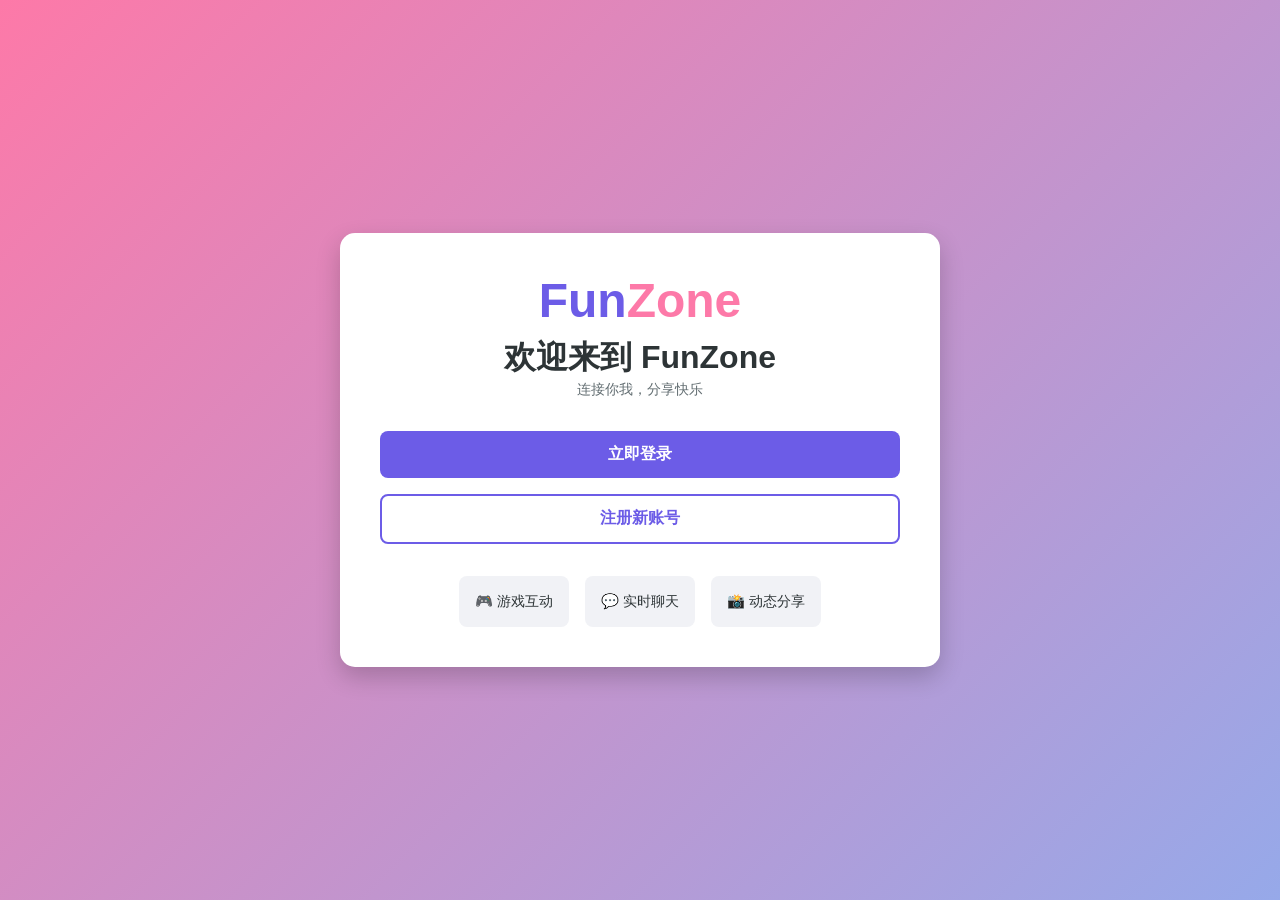
<file: 25.12.25.0/demo/src/main/resources/static/index.html>
<!DOCTYPE html>
<html lang="zh-CN">
<head>
    <meta charset="UTF-8">
    <meta name="viewport" content="width=device-width, initial-scale=1.0">
    <title>FunZone - 首页</title>
    <link rel="stylesheet" href="css/style.css">
    <style>
        .home-container {
            max-width: 600px;
        }
        .features {
            display: flex;
            justify-content: center;
            gap: 1rem;
            margin-top: 2rem;
        }
        .feature-card {
            background: #f1f2f6;
            padding: 1rem;
            border-radius: 8px;
            font-size: 0.9rem;
        }
    </style>
</head>
<body class="auth-body">
    <div class="auth-container home-container">
        <div class="brand-logo" style="font-size: 3rem;">Fun<span>Zone</span></div>
        <h1>欢迎来到 FunZone</h1>
        <p class="auth-subtitle">连接你我，分享快乐</p>
        
        <div style="margin-top: 2rem;">
            <a href="login.html"><button class="btn-primary">立即登录</button></a>
            <a href="register.html"><button class="btn-primary" style="background-color: white; color: var(--primary-color); border: 2px solid var(--primary-color); margin-top: 1rem;">注册新账号</button></a>
        </div>

        <div class="features">
            <div class="feature-card">🎮 游戏互动</div>
            <div class="feature-card">💬 实时聊天</div>
            <div class="feature-card">📸 动态分享</div>
        </div>
    </div>
</body>
</html>
</file>
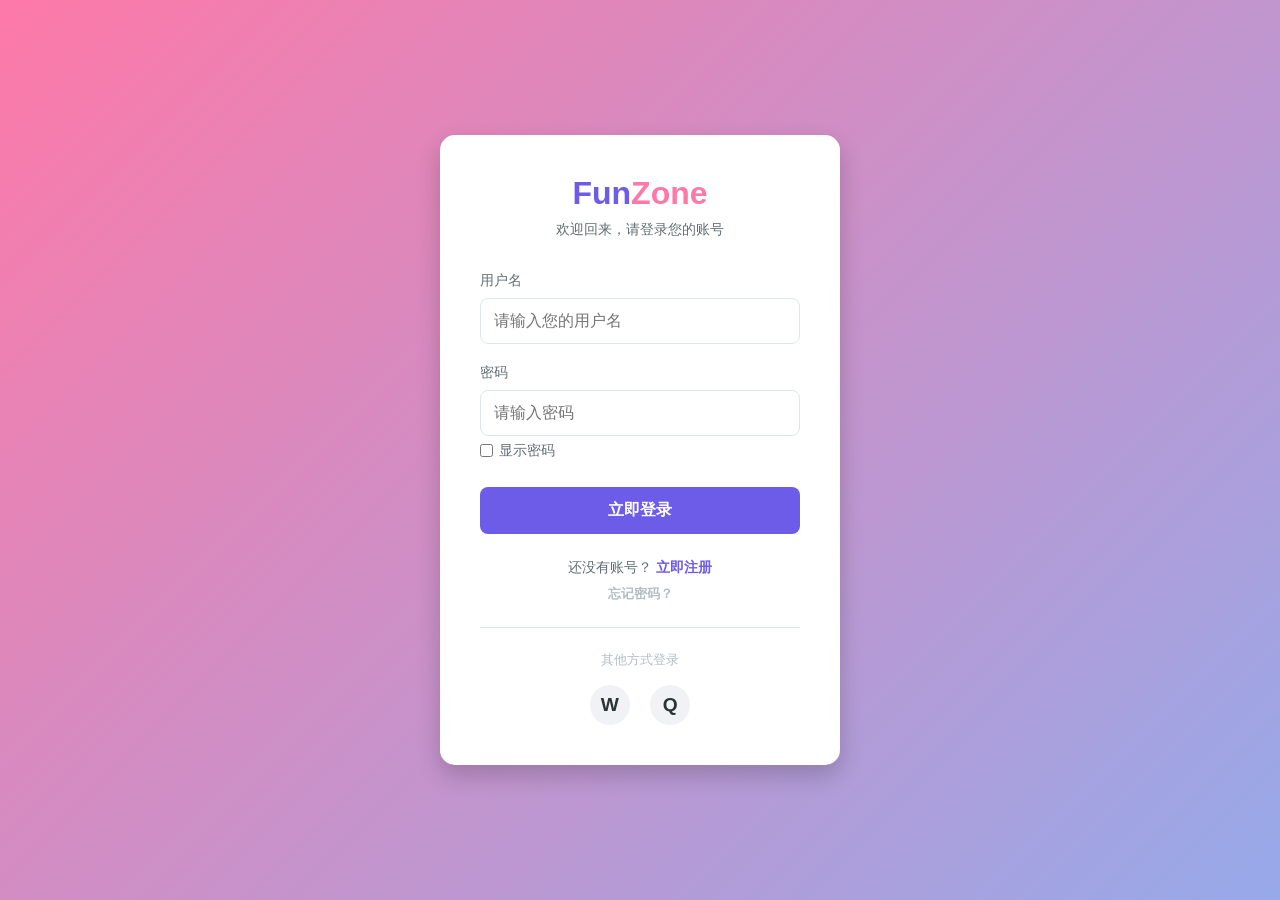
<file: 25.12.25.0/demo/src/main/resources/static/dashboard.html>
<!DOCTYPE html>
<html lang="zh-CN">
<head>
    <meta charset="UTF-8">
    <meta name="viewport" content="width=device-width, initial-scale=1.0">
    <title>组队大厅 - FunZone</title>
    <link rel="stylesheet" href="css/style.css">
    <link href="https://cdn.bootcdn.net/ajax/libs/font-awesome/6.0.0/css/all.min.css" rel="stylesheet">
</head>
<body>
    <!-- 顶部导航栏 -->
    <nav class="navbar">
        <div class="nav-left">
            <div class="brand-logo" style="font-size: 1.5rem; margin-bottom: 0;">Fun<span>Zone</span></div>
            <div class="nav-links">
                <a href="#" class="active">组队大厅</a>
                <a href="http://localhost:8081/squads.html">我的小队</a>
                <a href="/dynamic.html">动态广场</a>
            </div>
        </div>
        <div class="nav-right">
            <div class="search-box" style="position: relative;">
                <form action="/search.html" method="GET" style="margin:0;">
                    <input name="q" type="text" placeholder="搜索小队/游戏..." style="padding: 0.5rem 1rem; border-radius: 20px; border: 1px solid #dfe6e9; outline: none; background: #f8f9fa;">
                    <button type="submit" style="display:none;"></button>
                </form>
            </div>
            <div class="notification-btn" style="font-size: 1.2rem; color: #636e72; cursor: pointer;">
                <i class="fas fa-bell"></i>
            </div>
            <div class="user-profile">
                <a href="profile.html" style="display: flex; align-items: center; text-decoration: none; color: inherit;">
                    <div class="avatar" id="userAvatar">U</div>
                    <span id="userNameDisplay" style="font-weight: 600; font-size: 0.9rem; margin-left: 0.5rem;">User</span>
                </a>
            </div>
        </div>
    </nav>

    <!-- 主体内容 -->
    <div class="main-container">
        <!-- 左侧边栏 -->
        <aside class="sidebar">
            <!-- 个人概览 -->
            <div class="sidebar-card">
                <div class="sidebar-title">
                    我的名片
                    <a href="profile.html"><i class="fas fa-edit" style="font-size: 0.9rem; color: #b2bec3; cursor: pointer;"></i></a>
                </div>
                <div style="text-align: center; margin-bottom: 1rem;">
                    <a href="profile.html" style="text-decoration: none; color: inherit;">
                        <div class="avatar" style="width: 60px; height: 60px; margin: 0 auto; font-size: 1.5rem; background: var(--primary-color);">U</div>
                        <h3 style="margin-top: 0.5rem;" id="sidebarUserName">User</h3>
                    </a>
                    <div style="color: #636e72; font-size: 0.85rem;">信誉分: <span style="color: var(--success-color); font-weight: bold;">98</span></div>
                </div>
                <div class="tag-cloud">
                    <a class="tag" href="/search/index.html" style="text-decoration: none;">更多</a>
                </div>
            </div>

            <!-- 我的小队 -->
            <div class="sidebar-card">
                <div class="sidebar-title">
                    我的小队
                    <span style="font-size: 0.8rem; color: var(--primary-color); cursor: pointer;">创建</span>
                </div>
                <div class="squad-list-mini">
                    <div class="squad-item">
                        <div class="squad-avatar-mini" style="background: #fab1a0;">🐱</div>
                        <div>
                            <div style="font-weight: 600; font-size: 0.9rem;">周末撸猫小队</div>
                            <div style="font-size: 0.75rem; color: #b2bec3;">3条新消息</div>
                        </div>
                    </div>
                    <div class="squad-item">
                        <div class="squad-avatar-mini" style="background: #74b9ff;">🎮</div>
                        <div>
                            <div style="font-weight: 600; font-size: 0.9rem;">王者上分车队</div>
                            <div style="font-size: 0.75rem; color: #b2bec3;">今晚20:00活动</div>
                        </div>
                    </div>
                </div>
            </div>
        </aside>

        <!-- 右侧主要内容 -->
        <main class="content-area">
            <!-- 热门兴趣标签 -->
            <div style="margin-bottom: 2rem;">
                <h2 style="margin-bottom: 1rem; font-size: 1.2rem;">热门兴趣</h2>
                <div class="tag-cloud">
                    <a class="tag active" href="/search/index.html" style="text-decoration: none;">更多</a>
                </div>
            </div>

            <!-- 推荐小队 -->
            <div class="section-header">
                <h2 style="font-size: 1.2rem;">推荐小队</h2>
                <a href="#" style="color: var(--primary-color); font-size: 0.9rem; text-decoration: none;">查看更多</a>
            </div>

            <div class="squad-grid">
                
            </div>
        </main>
    </div>

    <script src="js/sunrays.js"></script>
    <script>
        document.addEventListener('DOMContentLoaded', function() {
            // 从 localStorage 获取用户信息
            const userStr = localStorage.getItem('currentUser');
            
            if (!userStr) {
                // 如果没有登录信息，跳转回登录页
                alert('请先登录');
                window.location.href = 'login.html';
                return;
            }

            const user = JSON.parse(userStr);
            const username = user.username;
            
            // 更新 UI 显示
            document.getElementById('userNameDisplay').textContent = username;
            document.getElementById('sidebarUserName').textContent = username;
            
            // 设置头像 (取用户名的第一个字符)
            const firstChar = username.charAt(0).toUpperCase();
            document.getElementById('userAvatar').textContent = firstChar;
            
            // 如果有侧边栏头像，也更新一下
            const sidebarAvatar = document.querySelector('.sidebar-card .avatar');
            if (sidebarAvatar) {
                sidebarAvatar.textContent = firstChar;
            }

            const navSearchInput = document.querySelector('.nav-right .search-box input');
            if (navSearchInput) {
                navSearchInput.addEventListener('keydown', function(e) {
                    if (e.key === 'Enter') {
                        const kw = navSearchInput.value.trim();
                        const url = kw ? '/search.html?q=' + encodeURIComponent(kw) : '/search.html';
                        window.location.href = url;
                    }
                });
            }

            // 绑定登出功能
            const logoutBtn = document.createElement('a');
            logoutBtn.href = "#";
            logoutBtn.textContent = "退出";
            logoutBtn.style.marginLeft = "1rem";
            logoutBtn.style.color = "#636e72";
            logoutBtn.style.textDecoration = "none";
            logoutBtn.style.fontSize = "0.9rem";
            
            logoutBtn.addEventListener('click', function(e) {
                e.preventDefault();
                if(confirm('确定要退出登录吗？')) {
                    localStorage.removeItem('currentUser');
                    window.location.href = 'index.html';
                }
            });
            
            document.querySelector('.user-profile').appendChild(logoutBtn);
            
            const grid = document.querySelector('.squad-grid');
            if (grid) {
                grid.innerHTML = '';
            }
            (async function loadRecommended() {
                try {
                    const cu = JSON.parse(localStorage.getItem('currentUser') || '{}');
                    const userId = cu.id;
                    let joinedSet = new Set();
                    if (userId) {
                        try {
                            const jr = await fetch('/api/squads/joined/' + userId);
                            const jl = await jr.json();
                            if (jr.ok && Array.isArray(jl)) {
                                jl.forEach(it => joinedSet.add(it.id));
                            }
                        } catch (e) {}
                    }
                    const resp = await fetch('/api/squads/recommended?limit=8');
                    if (!resp.ok) return;
                    const list = await resp.json();
                    if (!grid) return;
                    list.forEach(s => {
                        const full = (s.currentMembers != null && s.maxMembers != null && s.currentMembers >= s.maxMembers);
                        const statusText = full ? '满员' : '招募中';
                        const already = joinedSet.has(s.id);
                        const btnText = full ? '已满员' : (already ? '已加入' : '申请加入');
                        const btnDisabled = (full || already) ? 'disabled' : '';
                        const tags = (s.tags || '').split(/[，,\s]+/).filter(Boolean);
                        const card = document.createElement('div');
                        card.className = 'squad-card';
                        card.innerHTML = `
                          <div class="squad-cover"><div class="squad-status ${full ? '' : 'recruiting'}">${statusText}</div></div>
                          <div class="squad-body">
                            <div class="squad-name">${s.name || ''}</div>
                            <div class="squad-desc">${s.description || ''}</div>
                            <div class="squad-tags">${tags.map(t => `<span class='tag-mini'>${t}</span>`).join('')}</div>
                            <div class="squad-meta"><span><i class="fas fa-users"></i> ${s.currentMembers || 0}/${s.maxMembers || 0} 人</span></div>
                            <button class="btn-primary join-btn" data-id="${s.id}" ${btnDisabled} style="margin-top:0; padding:0.5rem;">${btnText}</button>
                          </div>`;
                        grid.appendChild(card);
                        const btn = card.querySelector('.join-btn');
                        if (btn && !btnDisabled) {
                            btn.addEventListener('click', async function() {
                                if (!userId) {
                                    alert('请先登录');
                                    return;
                                }
                                const squadId = s.id;
                                if (joinedSet.has(squadId)) {
                                    alert('已经加入');
                                    return;
                                }
                                try {
                                    const resp2 = await fetch('/api/squads/join/by-id', {
                                        method: 'POST',
                                        headers: { 'Content-Type': 'application/json' },
                                        body: JSON.stringify({ userId, squadId })
                                    });
                                    const data2 = await resp2.json();
                                    if (resp2.ok) {
                                        alert('已加入');
                                        joinedSet.add(squadId);
                                        btn.textContent = '已加入';
                                        btn.disabled = true;
                                    } else {
                                        const msg = (data2 && data2.error) ? data2.error : '加入失败';
                                        alert(msg);
                                    }
                                } catch (e) {
                                    alert('加入失败：网络错误');
                                }
                            });
                        }
                    });
                    if (list.length === 0) {
                        const empty = document.createElement('div');
                        empty.style.color = '#888';
                        empty.textContent = '暂无推荐小队';
                        grid.appendChild(empty);
                    }
                } catch (e) {}
            })();
        });
    </script>
</body>
</html>
</file>
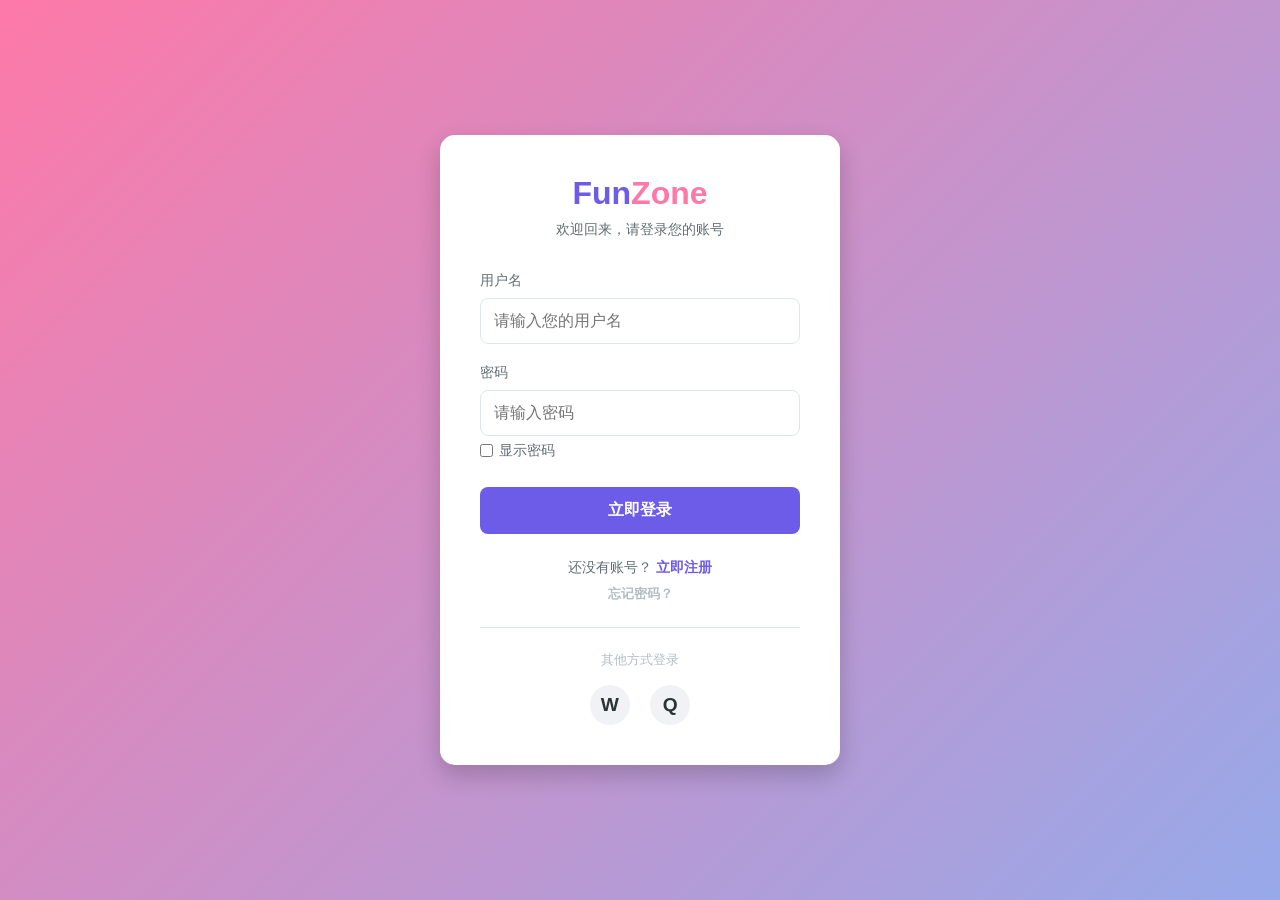
<file: 25.12.25.0/demo/src/main/resources/static/login.html>
<!DOCTYPE html>
<html lang="zh-CN">
<head>
    <meta charset="UTF-8">
    <meta name="viewport" content="width=device-width, initial-scale=1.0">
    <title>登录 - FunZone</title>
    <link rel="stylesheet" href="css/style.css">
</head>
<body class="auth-body">
    <div class="auth-container">
        <div class="brand-logo">Fun<span>Zone</span></div>
        <p class="auth-subtitle">欢迎回来，请登录您的账号</p>
        
        <form action="#" method="POST">
            <div class="form-group">
                <label for="username">用户名</label>
                <input type="text" id="username" class="form-control" placeholder="请输入您的用户名" required>
            </div>
            
            <div class="form-group">
                <label for="password">密码</label>
                <input type="password" id="password" class="form-control" placeholder="请输入密码" required>
                <label style="display:inline-flex;align-items:center;gap:6px;margin-top:6px;font-size:0.85rem;color:#636e72;">
                    <input type="checkbox" id="toggleLoginPwd"> 显示密码
                </label>
            </div>
            
            <button type="submit" class="btn-primary">立即登录</button>
        </form>

        <div class="auth-footer">
            <p>还没有账号？ <a href="register.html">立即注册</a></p>
            <p style="margin-top: 0.5rem;"><a id="forgotLink" href="#" style="font-size: 0.8rem; color: #b2bec3;">忘记密码？</a></p>
        </div>

        <div class="social-login">
            <p style="font-size: 0.8rem; color: #b2bec3; margin-bottom: 1rem;">其他方式登录</p>
            <div class="social-btn" id="wxLoginBtn" title="微信登录">W</div>
            <div class="social-btn" title="QQ登录">Q</div>
        </div>
    </div>

    <script>
        document.querySelector('form').addEventListener('submit', async function(e) {
            e.preventDefault();
            
            const username = document.getElementById('username').value;
            const password = document.getElementById('password').value;

            try {
                const response = await fetch('/api/auth/login', {
                    method: 'POST',
                    headers: {
                        'Content-Type': 'application/json'
                    },
                    body: JSON.stringify({ username, password })
                });

                const data = await response.json();

                if (response.ok) {
                    // 保存用户信息到 localStorage
                    localStorage.setItem('currentUser', JSON.stringify({
                        id: data.userId,
                        username: data.username,
                        role: data.role
                    }));
                    
                    alert('登录成功！欢迎 ' + data.username);
                    // 登录成功后跳转到组队大厅
                    window.location.href = 'dashboard.html';
                } else {
                     const errorMsg = data.error || (typeof data === 'object' ? Object.values(data)[0] : data);
                    alert('登录失败: ' + (errorMsg || '未知错误'));
                }
            } catch (error) {
                console.error('Error:', error);
                alert('发生网络错误，请稍后重试');
            }
        });
        document.getElementById('toggleLoginPwd').addEventListener('change', function() {
            document.getElementById('password').type = this.checked ? 'text' : 'password';
        });
        document.getElementById('forgotLink').addEventListener('click', async function(ev) {
            ev.preventDefault();
            const identity = prompt('请输入您的邮箱或用户名：');
            if (!identity) return;
            try {
                const resp = await fetch('/api/auth/forgot', {
                    method: 'POST',
                    headers: { 'Content-Type': 'application/json' },
                    body: JSON.stringify({ identity })
                });
                const data = await resp.json();
                if (resp.ok) {
                    alert('已发送重置令牌（演示模式显示令牌）：' + (data.tokenDemo || '请查收邮件'));
                    const token = prompt('请输入收到的重置令牌：');
                    if (!token) return;
                    const newPassword = prompt('请输入新的密码（至少8位且包含大小写和数字）：');
                    if (!newPassword) return;
                    const resetResp = await fetch('/api/auth/reset', {
                        method: 'POST',
                        headers: { 'Content-Type': 'application/json' },
                        body: JSON.stringify({ identity, token, newPassword })
                    });
                    const resetData = await resetResp.json();
                    if (resetResp.ok) {
                        alert('密码重置成功，请使用新密码登录');
                    } else {
                        alert('重置失败：' + (resetData.error || '未知错误'));
                    }
                } else {
                    alert('发送失败：' + (data.error || '未知错误'));
                }
            } catch (e) {
                alert('网络错误，请稍后重试');
            }
        });
        document.getElementById('wxLoginBtn').addEventListener('click', function() {
            var target = window.location.origin + '/dashboard.html';
            window.location.href = '/api/auth/wechat/authorize?mode=qr&redirect=' + encodeURIComponent(target);
        });
    </script>
</body>
</html>
</file>
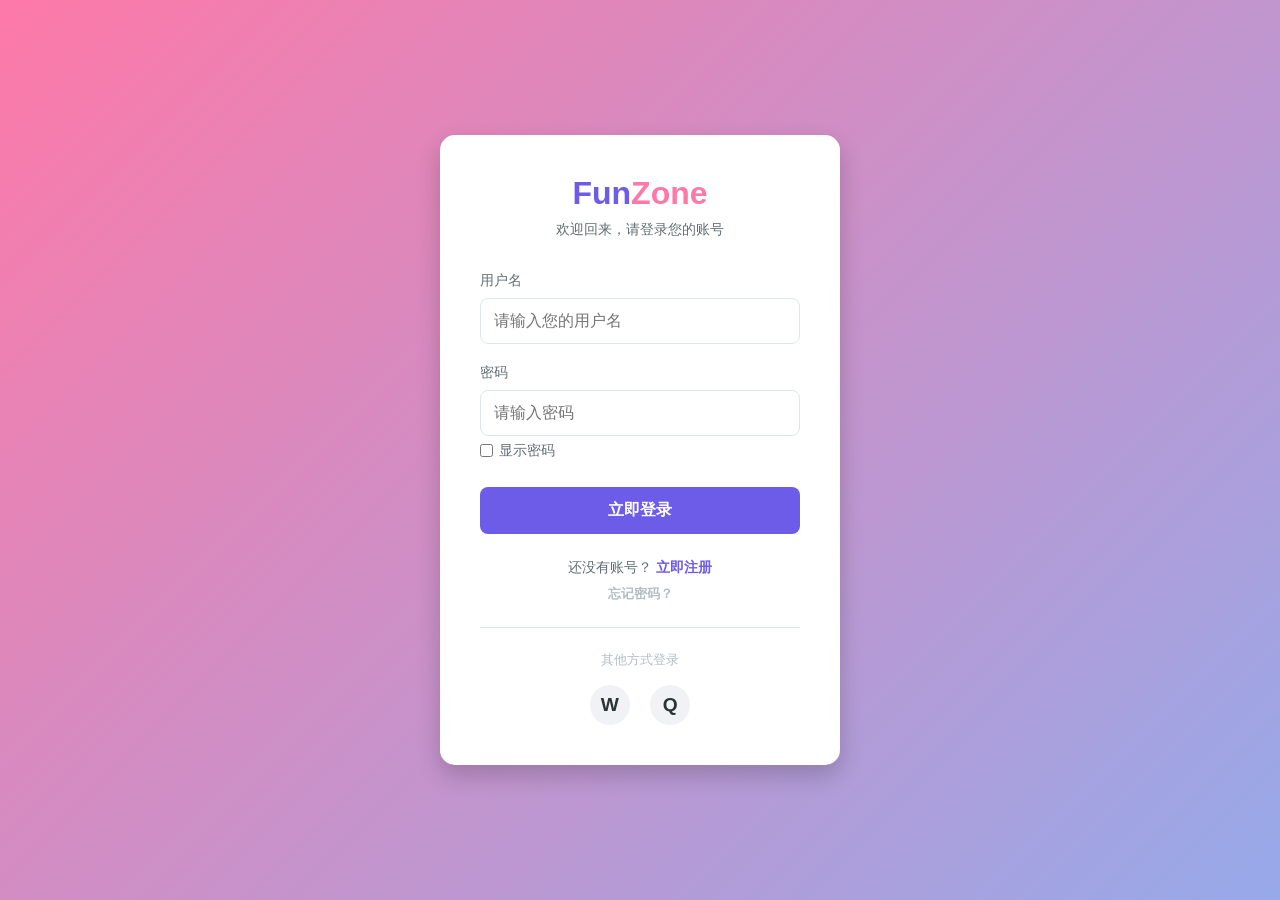
<file: 25.12.25.0/demo/src/main/resources/static/profile.html>
<!DOCTYPE html>
<html lang="zh-CN">
<head>
    <meta charset="UTF-8">
    <meta name="viewport" content="width=device-width, initial-scale=1.0">
    <title>个人中心 - FunZone</title>
    <link rel="stylesheet" href="css/style.css">
    <link href="https://cdn.bootcdn.net/ajax/libs/font-awesome/6.0.0/css/all.min.css" rel="stylesheet">
    <style>
        .profile-container {
            display: grid;
            grid-template-columns: 250px 1fr;
            gap: 2rem;
            max-width: 1000px;
            margin: 2rem auto;
            padding: 0 1rem;
        }

        .profile-menu {
            background: white;
            border-radius: 12px;
            overflow: hidden;
            box-shadow: 0 2px 5px rgba(0,0,0,0.03);
        }

        .menu-item {
            padding: 1rem 1.5rem;
            display: flex;
            align-items: center;
            gap: 0.8rem;
            color: #636e72;
            cursor: pointer;
            transition: all 0.3s;
            border-left: 3px solid transparent;
        }

        .menu-item:hover {
            background-color: #f8f9fa;
            color: var(--primary-color);
        }

        .menu-item.active {
            background-color: #f0eeff;
            color: var(--primary-color);
            border-left-color: var(--primary-color);
        }

        .profile-content {
            background: white;
            border-radius: 12px;
            padding: 2rem;
            box-shadow: 0 2px 5px rgba(0,0,0,0.03);
            min-height: 600px;
        }

        .profile-header {
            display: flex;
            align-items: center;
            gap: 1.5rem;
            margin-bottom: 2rem;
            padding-bottom: 2rem;
            border-bottom: 1px solid #f1f2f6;
        }

        .profile-avatar-large {
            width: 100px;
            height: 100px;
            border-radius: 50%;
            background-color: var(--primary-color);
            color: white;
            font-size: 3rem;
            display: flex;
            justify-content: center;
            align-items: center;
            position: relative;
        }

        .avatar-edit-badge {
            position: absolute;
            bottom: 0;
            right: 0;
            width: 30px;
            height: 30px;
            background: var(--text-color);
            border-radius: 50%;
            color: white;
            display: flex;
            justify-content: center;
            align-items: center;
            font-size: 0.9rem;
            cursor: pointer;
            border: 2px solid white;
        }

        .form-section {
            margin-bottom: 1.5rem;
        }
        
        .tag-input-area {
            border: 1px solid #dfe6e9;
            border-radius: 8px;
            padding: 0.5rem;
            min-height: 45px;
            display: flex;
            flex-wrap: wrap;
            gap: 0.5rem;
        }
    </style>
</head>
<body>
    <!-- 顶部导航栏 -->
    <nav class="navbar">
        <div class="nav-left">
            <a href="dashboard.html" style="text-decoration: none;">
                <div class="brand-logo" style="font-size: 1.5rem; margin-bottom: 0;">Fun<span>Zone</span></div>
            </a>
            <div class="nav-links">
                <a href="dashboard.html">组队大厅</a>
                <a href="#">我的小队</a>
                <a href="/dynamic.html">动态广场</a>
            </div>
        </div>
        <div class="nav-right">
            <div class="search-box" style="position: relative;">
                <input type="text" placeholder="搜索小队/游戏..." style="padding: 0.5rem 1rem; border-radius: 20px; border: 1px solid #dfe6e9; outline: none; background: #f8f9fa;">
            </div>
            <div class="notification-btn" style="font-size: 1.2rem; color: #636e72; cursor: pointer;">
                <i class="fas fa-bell"></i>
            </div>
            <div class="user-profile">
                <a href="profile.html" style="display: flex; align-items: center; text-decoration: none; color: inherit;">
                    <div class="avatar" id="userAvatar">U</div>
                    <span id="userNameDisplay" style="font-weight: 600; font-size: 0.9rem; margin-left: 0.5rem;">User</span>
                </a>
            </div>
        </div>
    </nav>

    <!-- 主体内容 -->
    <div class="profile-container">
        <!-- 左侧菜单 -->
        <aside class="profile-menu">
            <div class="menu-item active" data-target="section-profile">
                <i class="fas fa-user"></i>
                个人资料
            </div>
            <div class="menu-item" data-target="section-security">
                <i class="fas fa-shield-alt"></i>
                账号安全
            </div>
            <div class="menu-item" data-target="section-settings">
                <i class="fas fa-cog"></i>
                偏好设置
            </div>
            <div class="menu-item" data-target="section-friends">
                <i class="fas fa-user-friends"></i>
                好友
            </div>
        </aside>

        <!-- 右侧内容 -->
        <main class="profile-content">
            <!-- 个人资料 -->
            <div id="section-profile">
                <h2 style="margin-bottom: 1.5rem;">编辑个人资料</h2>
                
                <div class="profile-header">
                    <div class="profile-avatar-large">
                        <span id="largeAvatarText">U</span>
                        <div class="avatar-edit-badge">
                            <i class="fas fa-camera"></i>
                        </div>
                    </div>
                    <div>
                        <h3 id="profileName" style="margin-bottom: 0.5rem;">User</h3>
                        <div style="color: #636e72; font-size: 0.9rem;">完善个人资料，让更多小伙伴认识你</div>
                    </div>
                </div>

                <form id="profileForm">
                    <div class="form-group">
                        <label>昵称</label>
                        <input type="text" class="form-control" id="nicknameInput" value="User">
                    </div>

                    <div class="form-group">
                        <label>个人简介</label>
                        <textarea class="form-control" id="bioInput" rows="4" placeholder="介绍一下你自己，比如擅长的游戏位置、兴趣爱好等..."></textarea>
                    </div>

                    <div class="form-group">
                        <label>兴趣标签</label>
                        <div class="tag-input-area" id="tagInputArea">
                            <input type="text" id="newTagInput" placeholder="+ 添加标签" style="border: none; outline: none; background: transparent; font-size: 0.9rem; padding: 0.3rem;">
                        </div>
                        <div style="margin-top: 0.5rem; font-size: 0.85rem; color: #b2bec3;">
                            推荐: 
                            <span class="tag-mini" style="cursor: pointer;" onclick="addTag('剧本杀')">剧本杀</span>
                            <span class="tag-mini" style="cursor: pointer;" onclick="addTag('羽毛球')">羽毛球</span>
                            <span class="tag-mini" style="cursor: pointer;" onclick="addTag('摄影')">摄影</span>
                        </div>
                    </div>

                    <div class="form-group">
                        <label>联系方式 (选填)</label>
                        <input type="text" class="form-control" id="contactInput" placeholder="微信号/QQ号">
                    </div>

                    <div style="margin-top: 2rem;">
                        <button type="submit" class="btn-primary" style="width: auto; padding: 0.8rem 2rem;">保存修改</button>
                        <button type="button" class="btn-outline" style="width: auto; padding: 0.8rem 2rem; margin-left: 1rem; border: 1px solid #dfe6e9; color: #636e72;">取消</button>
                    </div>
                </form>
            </div>

            <!-- 账号安全 -->
            <div id="section-security" style="display: none;">
                <h2 style="margin-bottom: 1.5rem;">账号安全</h2>
                <form id="securityForm">
                    <div class="form-group">
                        <label>旧密码</label>
                        <input type="password" class="form-control" id="oldPassword" required>
                        <label style="display:inline-flex;align-items:center;gap:6px;margin-top:6px;font-size:0.85rem;color:#636e72;">
                            <input type="checkbox" id="toggleOldPwd"> 显示密码
                        </label>
                    </div>
                    <div class="form-group">
                        <label>新密码</label>
                        <input type="password" class="form-control" id="newPassword" required>
                        <label style="display:inline-flex;align-items:center;gap:6px;margin-top:6px;font-size:0.85rem;color:#636e72;">
                            <input type="checkbox" id="toggleNewPwd"> 显示密码
                        </label>
                    </div>
                    <div class="form-group">
                        <label>确认新密码</label>
                        <input type="password" class="form-control" id="confirmPassword" required>
                        <label style="display:inline-flex;align-items:center;gap:6px;margin-top:6px;font-size:0.85rem;color:#636e72;">
                            <input type="checkbox" id="toggleConfirmPwd"> 显示密码
                        </label>
                    </div>
                    <button type="submit" class="btn-primary" style="width: auto; padding: 0.8rem 2rem; margin-top: 1rem;">修改密码</button>
                </form>
            </div>

            <!-- 偏好设置 -->
            <div id="section-settings" style="display: none;">
                <h2 style="margin-bottom: 1.5rem;">偏好设置</h2>
                <div class="form-group">
                    <label style="display: flex; align-items: center; justify-content: space-between;">
                        <span>接收邮件通知</span>
                        <input type="checkbox" checked>
                    </label>
                </div>
                <div class="form-group">
                    <label style="display: flex; align-items: center; justify-content: space-between;">
                        <span>公开我的在线状态</span>
                        <input type="checkbox" checked>
                    </label>
                </div>
                <button class="btn-primary" style="width: auto; padding: 0.8rem 2rem; margin-top: 1rem;">保存设置</button>
            </div>
            
            <div id="section-friends" style="display: none;">
                <h2 style="margin-bottom: 1.5rem;">好友列表</h2>
                <div class="form-group" style="display:flex;gap:8px;align-items:center;">
                    <input type="text" class="form-control" id="friendUsernameInput" placeholder="输入好友用户名">
                    <button id="addFriendBtn" class="btn-primary" style="width:auto;padding:0.6rem 1rem;">添加好友</button>
                </div>
                <div id="friendList" style="margin-top:1rem;"></div>
            </div>
        </main>
    </div>

    <script src="js/sunrays.js"></script>
    <script>
        let currentTags = [];

        // 全局函数：添加标签
        window.addTag = function(tagName) {
            tagName = tagName.trim();
            if (tagName && !currentTags.includes(tagName)) {
                currentTags.push(tagName);
                renderTags();
            }
        };

        // 全局函数：移除标签
        window.removeTag = function(tagName) {
            currentTags = currentTags.filter(t => t !== tagName);
            renderTags();
        };

        function renderTags() {
            const container = document.getElementById('tagInputArea');
            const input = document.getElementById('newTagInput');
            
            // 清除现有标签（保留输入框）
            const existingTags = container.querySelectorAll('.tag');
            existingTags.forEach(t => t.remove());

            // 重新插入标签
            currentTags.forEach(tag => {
                const tagEl = document.createElement('span');
                tagEl.className = 'tag';
                tagEl.innerHTML = `${tag} <i class="fas fa-times" style="margin-left: 5px; cursor: pointer;" onclick="removeTag('${tag}')"></i>`;
                container.insertBefore(tagEl, input);
            });
        }

        document.addEventListener('DOMContentLoaded', function() {
            // 检查登录状态
            const userStr = localStorage.getItem('currentUser');
            if (!userStr) {
                window.location.href = 'login.html';
                return;
            }

            const user = JSON.parse(userStr);
            const userId = user.userId || user.id; // 兼容不同字段名

            // 获取用户最新数据
            fetch(`/api/users/${userId}`)
                .then(response => {
                    if (!response.ok) throw new Error('获取用户信息失败');
                    return response.json();
                })
                .then(userData => {
                    // 更新页面显示
                    const displayName = userData.nickname || userData.username;
                    document.getElementById('userNameDisplay').textContent = displayName;
                    document.getElementById('profileName').textContent = displayName;
                    
                    // 填充表单
                    document.getElementById('nicknameInput').value = userData.nickname || '';
                    document.getElementById('bioInput').value = userData.bio || '';
                    document.getElementById('contactInput').value = userData.contactInfo || '';
                    
                    // 头像处理
                    const firstChar = displayName.charAt(0).toUpperCase();
                    document.getElementById('userAvatar').textContent = firstChar;
                    document.getElementById('largeAvatarText').textContent = firstChar;

                    // 标签处理
                    if (userData.tags) {
                        currentTags = userData.tags.split(',').filter(t => t.trim());
                        renderTags();
                    }
                })
                .catch(err => {
                    console.error(err);
                    alert('无法加载用户信息，请重试');
                });

            // 标签输入框回车处理
            document.getElementById('newTagInput').addEventListener('keypress', function(e) {
                if (e.key === 'Enter') {
                    e.preventDefault();
                    addTag(this.value);
                    this.value = '';
                }
            });

            // Tab 切换逻辑
            const menuItems = document.querySelectorAll('.menu-item');
            const sections = {
                'section-profile': document.getElementById('section-profile'),
                'section-security': document.getElementById('section-security'),
                'section-settings': document.getElementById('section-settings'),
                'section-friends': document.getElementById('section-friends')
            };

            menuItems.forEach(item => {
                item.addEventListener('click', () => {
                    // 移除所有 active 类
                    menuItems.forEach(i => i.classList.remove('active'));
                    // 添加当前 active 类
                    item.classList.add('active');

                    // 隐藏所有 section
                    Object.values(sections).forEach(s => s.style.display = 'none');
                    // 显示目标 section
                    const targetId = item.getAttribute('data-target');
                    if (sections[targetId]) {
                        sections[targetId].style.display = 'block';
                    }
                });
            });

            // 保存个人资料
            document.getElementById('profileForm').addEventListener('submit', function(e) {
                e.preventDefault();
                
                const updateData = {
                    nickname: document.getElementById('nicknameInput').value,
                    bio: document.getElementById('bioInput').value,
                    contactInfo: document.getElementById('contactInput').value,
                    tags: currentTags.join(',')
                };
                
                console.log('Saving profile data:', updateData);

                fetch(`/api/users/${userId}`, {
                    method: 'PUT',
                    headers: { 'Content-Type': 'application/json' },
                    body: JSON.stringify(updateData)
                })
                .then(async response => {
                    if (response.ok) {
                        const updatedUser = await response.json();
                        console.log('Save success, updated user:', updatedUser);
                        alert('保存成功！');
                        // 更新本地显示的名称
                        const newName = updatedUser.nickname || updatedUser.username;
                        document.getElementById('userNameDisplay').textContent = newName;
                        document.getElementById('profileName').textContent = newName;
                    } else {
                        const error = await response.json();
                        console.error('Save failed:', error);
                        alert('保存失败: ' + (error.error || '未知错误'));
                    }
                })
                .catch(err => {
                    console.error('Network Error:', err);
                    alert('网络错误，请稍后重试');
                });
            });

            // 修改密码
            document.getElementById('securityForm').addEventListener('submit', function(e) {
                e.preventDefault();
                
                const oldPassword = document.getElementById('oldPassword').value;
                const newPassword = document.getElementById('newPassword').value;
                const confirmPassword = document.getElementById('confirmPassword').value;

                if (newPassword !== confirmPassword) {
                    alert('两次输入的新密码不一致');
                    return;
                }
                if (newPassword.length < 8) {
                    alert('新密码长度至少为8位');
                    return;
                }
                if (newPassword === oldPassword) {
                    alert('新密码不能与旧密码相同');
                    return;
                }
                const userStr2 = localStorage.getItem('currentUser');
                if (userStr2) {
                    const u = JSON.parse(userStr2);
                    if (u.username && newPassword.toLowerCase() === u.username.toLowerCase()) {
                        alert('新密码不能与用户名相同');
                        return;
                    }
                }
                const strong = /^(?=.*[a-z])(?=.*[A-Z])(?=.*\d).{8,}$/;
                if (!strong.test(newPassword)) {
                    alert('新密码需包含大小写字母和数字');
                    return;
                }

                fetch(`/api/users/${userId}/password`, {
                    method: 'POST',
                    headers: { 'Content-Type': 'application/json' },
                    body: JSON.stringify({
                        oldPassword: oldPassword,
                        newPassword: newPassword
                    })
                })
                .then(async response => {
                    if (response.ok) {
                        alert('密码修改成功，请重新登录');
                        localStorage.removeItem('currentUser');
                        window.location.href = 'login.html';
                    } else {
                        const error = await response.json();
                        alert('修改失败: ' + (error.error || '未知错误'));
                    }
                })
                .catch(err => {
                    console.error(err);
                    alert('网络错误，请稍后重试');
                });
            });

            document.getElementById('toggleOldPwd').addEventListener('change', function() {
                document.getElementById('oldPassword').type = this.checked ? 'text' : 'password';
            });
            document.getElementById('toggleNewPwd').addEventListener('change', function() {
                document.getElementById('newPassword').type = this.checked ? 'text' : 'password';
            });
            document.getElementById('toggleConfirmPwd').addEventListener('change', function() {
                document.getElementById('confirmPassword').type = this.checked ? 'text' : 'password';
            });
            
            function loadFriends() {
                fetch(`/api/users/${userId}/friends`)
                    .then(r => r.json())
                    .then(list => {
                        const container = document.getElementById('friendList');
                        container.innerHTML = '';
                        const count = document.createElement('div');
                        count.style.marginBottom = '0.5rem';
                        count.textContent = `当前好友：${list.length}/100`;
                        container.appendChild(count);
                        list.forEach(f => {
                            const item = document.createElement('div');
                            item.style.display = 'flex';
                            item.style.alignItems = 'center';
                            item.style.justifyContent = 'space-between';
                            item.style.padding = '0.6rem';
                            item.style.border = '1px solid #dfe6e9';
                            item.style.borderRadius = '8px';
                            item.style.marginBottom = '0.5rem';
                            const left = document.createElement('div');
                            left.style.display = 'flex';
                            left.style.alignItems = 'center';
                            left.style.gap = '10px';
                            const avatar = document.createElement('div');
                            avatar.className = 'avatar';
                            avatar.textContent = (f.nickname || f.username || '').charAt(0).toUpperCase();
                            const name = document.createElement('div');
                            name.textContent = f.nickname || f.username;
                            left.appendChild(avatar);
                            left.appendChild(name);
                            const removeBtn = document.createElement('button');
                            removeBtn.className = 'btn-outline';
                            removeBtn.style.width = 'auto';
                            removeBtn.style.padding = '0.4rem 0.8rem';
                            removeBtn.textContent = '删除';
                            removeBtn.addEventListener('click', () => {
                                fetch(`/api/users/${userId}/friends/${f.id}`, { method: 'DELETE' })
                                    .then(async resp => {
                                        if (resp.ok) {
                                            loadFriends();
                                        } else {
                                            const err = await resp.json();
                                            alert(err.error || '删除失败');
                                        }
                                    }).catch(() => alert('网络错误'));
                            });
                            item.appendChild(left);
                            item.appendChild(removeBtn);
                            container.appendChild(item);
                        });
                    });
            }
            
            document.getElementById('addFriendBtn').addEventListener('click', function() {
                const uname = document.getElementById('friendUsernameInput').value.trim();
                if (!uname) return;
                fetch(`/api/users/${userId}/friends`, {
                    method: 'POST',
                    headers: { 'Content-Type': 'application/json' },
                    body: JSON.stringify({ username: uname })
                }).then(async resp => {
                    if (resp.ok) {
                        document.getElementById('friendUsernameInput').value = '';
                        loadFriends();
                    } else {
                        const err = await resp.json();
                        alert(err.error || '添加失败');
                    }
                }).catch(() => alert('网络错误'));
            });
            
            loadFriends();

             // 绑定登出功能 (复用 dashboard 的逻辑)
             const logoutBtn = document.createElement('a');
            logoutBtn.href = "#";
            logoutBtn.textContent = "退出";
            logoutBtn.style.marginLeft = "1rem";
            logoutBtn.style.color = "#636e72";
            logoutBtn.style.textDecoration = "none";
            logoutBtn.style.fontSize = "0.9rem";
            
            logoutBtn.addEventListener('click', function(e) {
                e.preventDefault();
                if(confirm('确定要退出登录吗？')) {
                    localStorage.removeItem('currentUser');
                    window.location.href = 'index.html';
                }
            });
            
            document.querySelector('.user-profile').appendChild(logoutBtn);
        });
    </script>
</body>
</html>
</file>
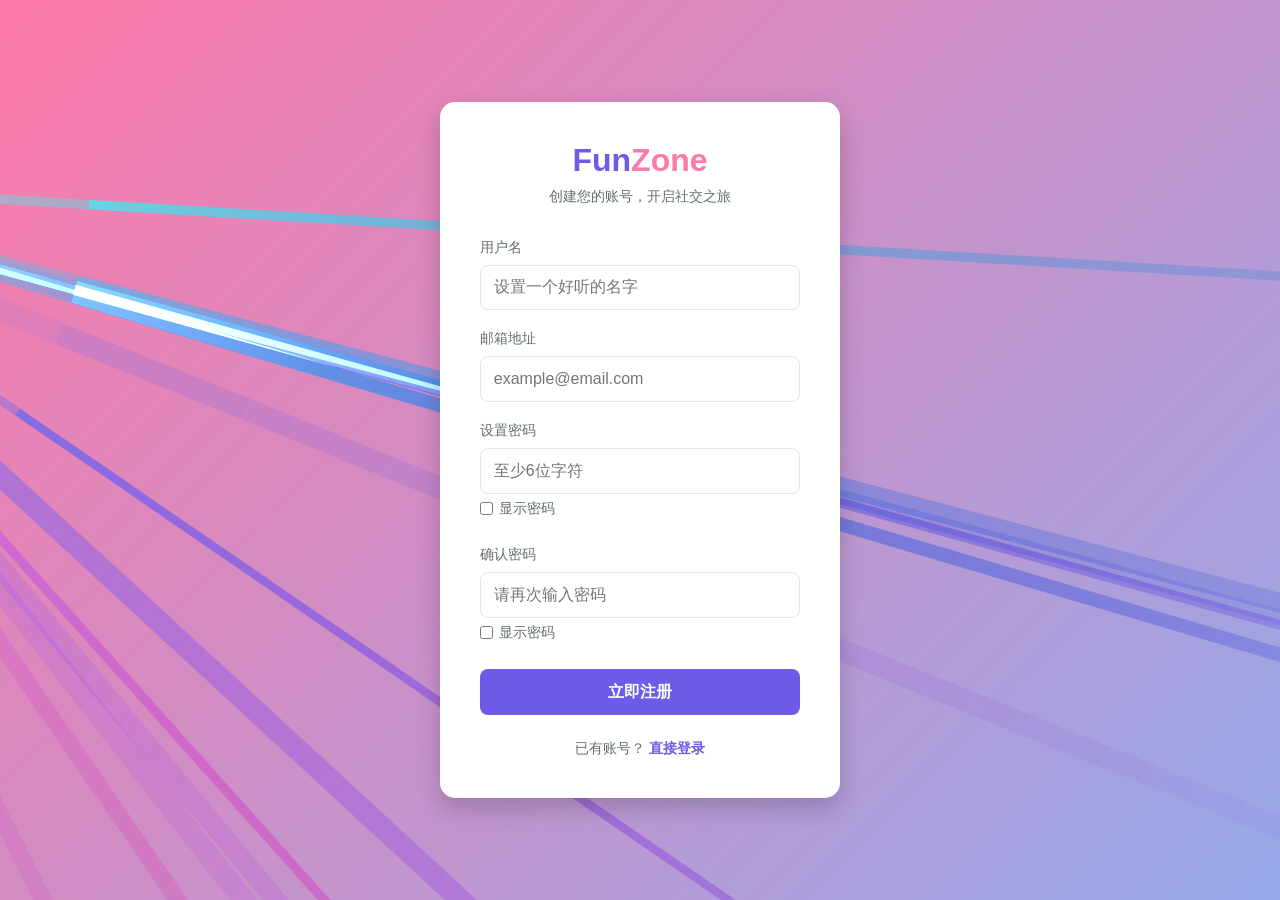
<file: 25.12.25.0/demo/src/main/resources/static/register.html>
<!DOCTYPE html>
<html lang="zh-CN">
<head>
    <meta charset="UTF-8">
    <meta name="viewport" content="width=device-width, initial-scale=1.0">
    <title>注册 - FunZone</title>
    <link rel="stylesheet" href="css/style.css">
</head>
<body class="auth-body">
    <div class="auth-container">
        <div class="brand-logo">Fun<span>Zone</span></div>
        <p class="auth-subtitle">创建您的账号，开启社交之旅</p>
        
        <form action="#" method="POST">
            <div class="form-group">
                <label for="username">用户名</label>
                <input type="text" id="username" class="form-control" placeholder="设置一个好听的名字" required>
            </div>

            <div class="form-group">
                <label for="email">邮箱地址</label>
                <input type="email" id="email" class="form-control" placeholder="example@email.com" required>
            </div>
            
            <div class="form-group">
                <label for="password">设置密码</label>
                <input type="password" id="password" class="form-control" placeholder="至少6位字符" required>
                <label style="display:inline-flex;align-items:center;gap:6px;margin-top:6px;font-size:0.85rem;color:#636e72;">
                    <input type="checkbox" id="toggleRegPwd"> 显示密码
                </label>
            </div>

            <div class="form-group">
                <label for="confirm-password">确认密码</label>
                <input type="password" id="confirm-password" class="form-control" placeholder="请再次输入密码" required>
                <label style="display:inline-flex;align-items:center;gap:6px;margin-top:6px;font-size:0.85rem;color:#636e72;">
                    <input type="checkbox" id="toggleRegConfirmPwd"> 显示密码
                </label>
            </div>
            
            <button type="submit" class="btn-primary">立即注册</button>
        </form>

        <div class="auth-footer">
            <p>已有账号？ <a href="login.html">直接登录</a></p>
        </div>
    </div>
    
    <script src="js/sunrays.js"></script>
    <script>
        document.querySelector('form').addEventListener('submit', async function(e) {
            e.preventDefault();
            
            const username = document.getElementById('username').value;
            const email = document.getElementById('email').value;
            const password = document.getElementById('password').value;
            const confirmPassword = document.getElementById('confirm-password').value;

            if (password !== confirmPassword) {
                alert('两次输入的密码不一致');
                return;
            }

            try {
                const response = await fetch('/api/auth/register', {
                    method: 'POST',
                    headers: {
                        'Content-Type': 'application/json'
                    },
                    body: JSON.stringify({ username, email, password })
                });

                const data = await response.json();

                if (response.ok) {
                    alert('注册成功！即将跳转登录页面');
                    window.location.href = 'login.html';
                } else {
                    // 处理错误信息，如果是 map 则展示第一个，如果是 string 则直接展示
                    const errorMsg = typeof data === 'object' ? Object.values(data)[0] : data;
                    alert('注册失败: ' + (errorMsg || '未知错误'));
                }
            } catch (error) {
                console.error('Error:', error);
                alert('发生网络错误，请稍后重试');
            }
        });
        document.getElementById('toggleRegPwd').addEventListener('change', function() {
            document.getElementById('password').type = this.checked ? 'text' : 'password';
        });
        document.getElementById('toggleRegConfirmPwd').addEventListener('change', function() {
            document.getElementById('confirm-password').type = this.checked ? 'text' : 'password';
        });
    </script>
</body>
</html>
</file>
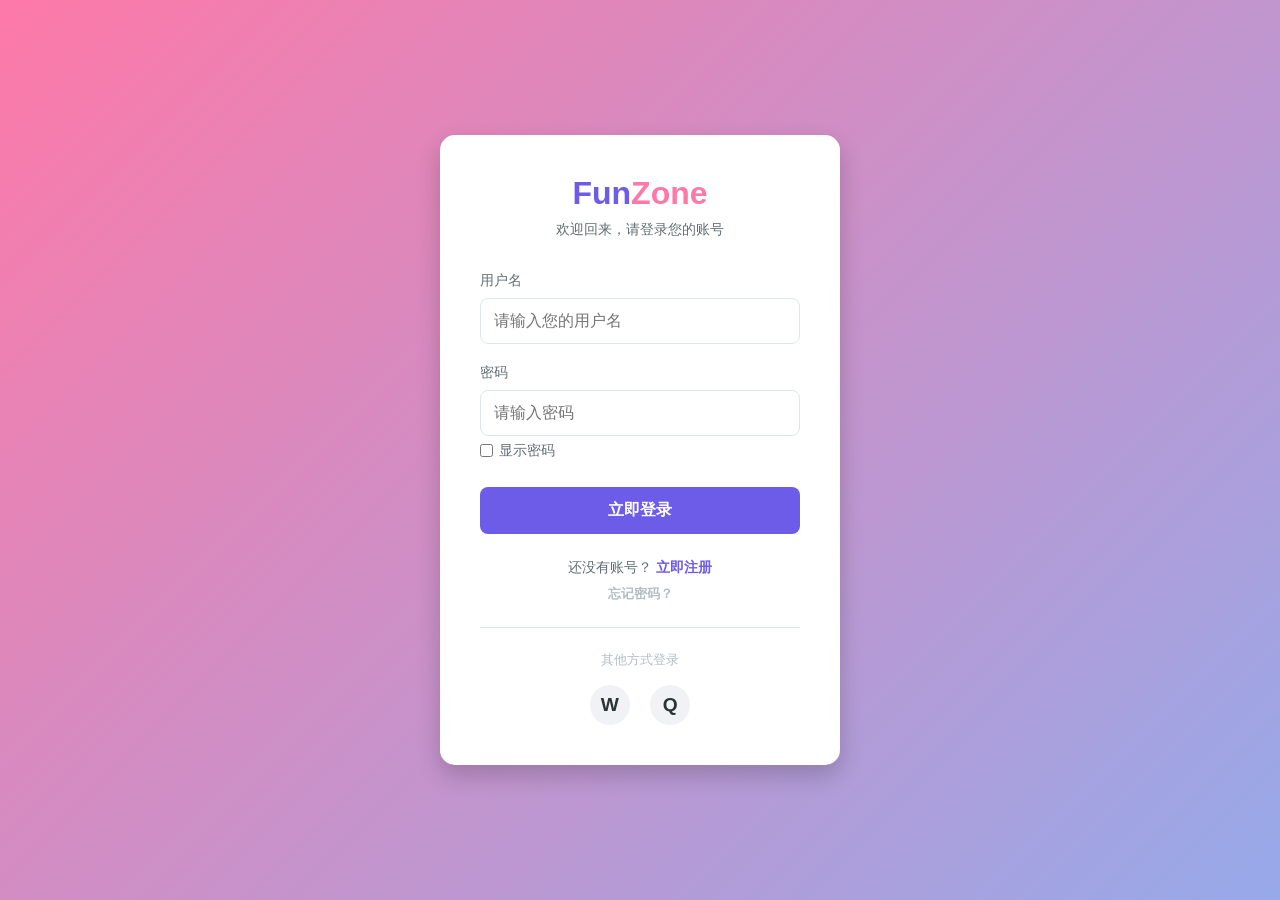
<file: 25.12.25.0/demo/src/main/resources/static/squads-world.html>
<!DOCTYPE html>
<html lang="zh-CN">
<head>
    <meta charset="UTF-8">
    <meta name="viewport" content="width=device-width, initial-scale=1.0">
    <title>小队天地 - FunZone</title>
    <link rel="stylesheet" href="css/style.css">
    <link href="https://cdn.bootcdn.net/ajax/libs/font-awesome/6.0.0/css/all.min.css" rel="stylesheet">
</head>
<body>
    <nav class="navbar">
        <div class="nav-left">
            <a href="/dashboard.html" class="brand-logo" style="text-decoration: none;">Fun<span>Zone</span></a>
            <div class="nav-links">
                <a href="/dashboard.html">组队大厅</a>
                <a href="http://localhost:8081/squads.html">我的小队</a>
                <a href="/squads-world.html" class="active">小队天地</a>
                <a href="/dynamic.html">动态广场</a>
            </div>
        </div>
        <div class="nav-right">
            <div class="user-profile">
                <a href="profile.html" style="display: flex; align-items: center; text-decoration: none; color: inherit;">
                    <div class="avatar" id="userAvatar">U</div>
                    <span id="userNameDisplay" style="font-weight: 600; font-size: 0.9rem; margin-left: 0.5rem;">User</span>
                </a>
            </div>
        </div>
    </nav>

    <div class="main-container" style="grid-template-columns: 1fr;">
        <main class="content-area">
            <div class="section-header">
                <h2 style="font-size: 1.2rem;">小队天地</h2>
                <a href="/dashboard.html" style="color: var(--primary-color); font-size: 0.9rem; text-decoration: none;">返回大厅</a>
            </div>

            <style>
                .chat-container { display: grid; grid-template-columns: 280px 1fr; gap: 1rem; }
                .chat-sidebar { background: white; border-radius: 12px; box-shadow: 0 2px 5px rgba(0,0,0,0.03); overflow: hidden; }
                .chat-room-item { padding: 0.9rem 1rem; display: flex; align-items: center; gap: 0.6rem; cursor: pointer; border-left: 3px solid transparent; transition: all 0.2s; }
                .chat-room-item:hover { background: #f8f9fa; }
                .chat-room-item.active { background: #f0eeff; border-left-color: var(--primary-color); }
                .chat-main { background: white; border-radius: 12px; box-shadow: 0 2px 5px rgba(0,0,0,0.03); display: grid; grid-template-rows: auto 1fr auto; }
                .chat-header { padding: 1rem 1.2rem; border-bottom: 1px solid #f1f2f6; display: flex; align-items: center; justify-content: space-between; }
                .chat-history { padding: 1rem; overflow-y: auto; max-height: 60vh; }
                .msg { max-width: 70%; padding: 0.6rem 0.8rem; border-radius: 10px; margin-bottom: 0.6rem; font-size: 0.95rem; line-height: 1.4; display: inline-block; }
                .msg.me { background: #e8f0ff; color: #2d3436; margin-left: auto; }
                .msg.other { background: #f5f6fa; color: #2d3436; }
                .msg-meta { font-size: 0.75rem; color: #b2bec3; margin-top: 0.2rem; }
                .chat-input { display: grid; grid-template-columns: 1fr auto; gap: 0.6rem; padding: 0.8rem; border-top: 1px solid #f1f2f6; }
                .chat-input input { padding: 0.6rem 0.8rem; border: 1px solid #dfe6e9; border-radius: 8px; outline: none; }
            </style>
            <div class="chat-container">
                <aside class="chat-sidebar">
                    <div style="padding: 0.9rem 1rem; font-weight: 600; border-bottom: 1px solid #f1f2f6;">我的小队</div>
                    <div id="chatRooms"></div>
                </aside>
                <section class="chat-main">
                    <div class="chat-header">
                        <div id="chatTitle" style="font-weight:600;">请选择一个小队开始聊天</div>
                        <div id="chatMembers" style="color:#636e72; font-size:0.9rem;"></div>
                    </div>
                    <div class="chat-history" id="chatHistory"></div>
                    <div class="chat-input">
                        <input id="chatMessageInput" type="text" placeholder="输入消息，按 Enter 或点击发送">
                        <button id="chatSendBtn" class="btn-primary" style="width:auto; padding:0.5rem 1rem;">发送</button>
                    </div>
                </section>
            </div>

            <div id="inviteToolCard" class="sidebar-card" style="margin-top:1rem; display:none;">
                <div class="sidebar-title">邀请工具</div>
                <div style="display:flex; gap:0.6rem; align-items:center;">
                    <button id="genInviteBtn" class="btn-primary" style="width:auto; padding:0.6rem 1rem;">生成随机邀请码</button>
                    <span id="inviteCodeDisplay" class="tag-mini">未生成</span>
                    <button id="copyInviteBtn" class="btn-outline" style="width:auto; padding:0.6rem 1rem;">复制</button>
                    <button id="idJoinToggleBtn" class="btn-outline" style="width:auto; padding:0.6rem 1rem;">关闭ID邀请</button>
                </div>
                <div id="inviteTip" class="suggestions" style="text-align:left;">点击生成，将在上方显示并可复制到剪贴板。</div>
            </div>

            <div class="sidebar-card" style="margin-top:1.5rem;">
                <div class="sidebar-title">探索更多</div>
                <div style="display:flex; gap:0.6rem;">
                    <a href="/dynamic.html" class="btn-primary" style="width:auto; padding:0.6rem 1rem; text-decoration:none;">前往动态广场</a>
                    <a href="/dashboard.html" class="btn-outline" style="width:auto; padding:0.6rem 1rem; text-decoration:none;">去组队大厅</a>
                </div>
            </div>
        </main>
    </div>

    <script>
        document.addEventListener('DOMContentLoaded', async function() {
            const userStr = localStorage.getItem('currentUser');
            if (!userStr) {
                alert('请先登录');
                window.location.href = 'login.html';
                return;
            }
            const user = JSON.parse(userStr);
            const displayName = user.username || 'User';
            document.getElementById('userNameDisplay').textContent = displayName;
            document.getElementById('userAvatar').textContent = displayName.charAt(0).toUpperCase();
            const userId = user.id || user.userId;

            const roomsEl = document.getElementById('chatRooms');
            const historyEl = document.getElementById('chatHistory');
            const titleEl = document.getElementById('chatTitle');
            const membersEl = document.getElementById('chatMembers');
            const inputEl = document.getElementById('chatMessageInput');
            const sendBtn = document.getElementById('chatSendBtn');
            const idJoinToggleBtn = document.getElementById('idJoinToggleBtn');
            const inviteTip = document.getElementById('inviteTip');

            let currentRoomId = null;
            let currentSquad = null;

            async function loadHistory(roomId) {
                historyEl.innerHTML = '';
                try {
                    const resp = await fetch('/api/chat/messages/by-room/' + roomId + '?page=0&size=100');
                    const list = await resp.json();
                    if (!resp.ok) {
                        historyEl.innerHTML = '<div style="color:#e17055;">加载消息失败</div>';
                        return;
                    }
                    list.forEach(m => {
                        const wrap = document.createElement('div');
                        wrap.style.display = 'flex';
                        wrap.style.justifyContent = (m.senderId === userId) ? 'flex-end' : 'flex-start';
                        const b = document.createElement('div');
                        b.className = 'msg ' + ((m.senderId === userId) ? 'me' : 'other');
                        b.textContent = m.content;
                        const meta = document.createElement('div');
                        meta.className = 'msg-meta';
                        meta.textContent = m.senderName + ' · ' + (m.createdAt || '');
                        const holder = document.createElement('div');
                        holder.appendChild(b);
                        holder.appendChild(meta);
                        wrap.appendChild(holder);
                        historyEl.appendChild(wrap);
                    });
                    historyEl.scrollTop = historyEl.scrollHeight;
                } catch (e) {
                    historyEl.innerHTML = '<div style="color:#e17055;">网络错误</div>';
                }
            }

            async function selectRoom(squad) {
                currentSquad = squad;
                roomsEl.querySelectorAll('.chat-room-item').forEach(el => el.classList.remove('active'));
                const target = roomsEl.querySelector('[data-room-id="' + squad.id + '"]');
                if (target) target.classList.add('active');
                titleEl.textContent = squad.name + '（ID: ' + squad.id + '）';
                membersEl.textContent = '成员 ' + (squad.currentMembers || 0) + '/' + (squad.maxMembers || 0);
                try {
                    const roomResp = await fetch('/api/chat/room/by-squad/' + squad.id);
                    const room = await roomResp.json();
                    if (!roomResp.ok) {
                        historyEl.innerHTML = '<div style="color:#e17055;">创建/获取房间失败</div>';
                        return;
                    }
                    currentRoomId = room.id;
                    await loadHistory(currentRoomId);
                    const sResp = await fetch('/api/squads/by-id/' + squad.id);
                    const sData = await sResp.json();
                    if (sResp.ok) {
                        currentSquad = sData;
                        updateInviteToolVisibility();
                        updateIdJoinToggleUI();
                    }
                } catch (e) {
                    historyEl.innerHTML = '<div style="color:#e17055;">网络错误</div>';
                }
            }
            
            function updateIdJoinToggleUI() {
                const allow = currentSquad && currentSquad.allowIdJoin !== false;
                const btn = document.getElementById('idJoinToggleBtn');
                if (!btn) return;
                btn.textContent = allow ? '关闭ID邀请' : '开启ID邀请';
                inviteTip.textContent = allow ? '当前允许通过ID加入' : '当前已关闭通过ID加入';
            }
            
            function updateInviteToolVisibility() {
                const card = document.getElementById('inviteToolCard');
                if (!card) return;
                const isOwner = currentSquad && Number(userId) === Number(currentSquad.ownerId);
                card.style.display = isOwner ? '' : 'none';
            }

            try {
                roomsEl.innerHTML = '<div class="chat-room-item">加载中...</div>';
                const resp = await fetch('/api/squads/joined/' + userId);
                const list = await resp.json();
                if (!resp.ok) {
                    roomsEl.innerHTML = '<div class="chat-room-item">加载失败</div>';
                } else if (!Array.isArray(list) || list.length === 0) {
                    roomsEl.innerHTML = '<div class="chat-room-item">尚未加入任何小队</div>';
                } else {
                    roomsEl.innerHTML = '';
                    list.forEach(s => {
                        const item = document.createElement('div');
                        item.className = 'chat-room-item';
                        item.setAttribute('data-room-id', s.id);
                        item.innerHTML = '<div class="squad-avatar-mini" style="background:#dfe6e9;">👥</div><div><div style="font-weight:600; font-size:0.9rem;">' + s.name + '</div><div style="font-size:0.75rem; color:#b2bec3;">ID: ' + s.id + '</div></div>';
                        item.addEventListener('click', () => selectRoom(s));
                        roomsEl.appendChild(item);
                    });
                    selectRoom(list[0]);
                }
            } catch (e) {
                roomsEl.innerHTML = '<div class="chat-room-item">网络错误</div>';
            }

            sendBtn.addEventListener('click', async function() {
                const text = inputEl.value.trim();
                if (!text || !currentRoomId) return;
                try {
                    const resp = await fetch('/api/chat/messages', {
                        method: 'POST',
                        headers: { 'Content-Type': 'application/json' },
                        body: JSON.stringify({ roomId: currentRoomId, senderId: userId, content: text })
                    });
                    const data = await resp.json();
                    if (resp.ok) {
                        // 直接在界面追加我方消息
                        const wrap = document.createElement('div');
                        wrap.style.display = 'flex';
                        wrap.style.justifyContent = 'flex-end';
                        const b = document.createElement('div');
                        b.className = 'msg me';
                        b.textContent = data.content;
                        const meta = document.createElement('div');
                        meta.className = 'msg-meta';
                        meta.textContent = (data.senderName || '我') + ' · ' + (data.createdAt || '');
                        const holder = document.createElement('div');
                        holder.appendChild(b);
                        holder.appendChild(meta);
                        wrap.appendChild(holder);
                        historyEl.appendChild(wrap);
                        historyEl.scrollTop = historyEl.scrollHeight;
                        inputEl.value = '';
                        inputEl.focus();
                    } else {
                        alert('发送失败：' + (data.error || '未知错误'));
                    }
                } catch (e) {
                    alert('发送失败：网络错误');
                }
            });
            inputEl.addEventListener('keydown', function(ev) {
                if (ev.key === 'Enter') {
                    sendBtn.click();
                }
            });

            const genBtn = document.getElementById('genInviteBtn');
            const codeEl = document.getElementById('inviteCodeDisplay');
            const copyBtn = document.getElementById('copyInviteBtn');
            const tipEl = document.getElementById('inviteTip');
            genBtn.addEventListener('click', async function() {
                if (!currentSquad || Number(userId) !== Number(currentSquad.ownerId)) {
                    tipEl.textContent = '仅队长（owner）可生成邀请码';
                    return;
                }
                if (!currentSquad || !currentSquad.id) {
                    tipEl.textContent = '请先在左侧选择一个小队';
                    return;
                }
                try {
                    const resp = await fetch('/api/squads/invite/' + currentSquad.id + '/generate', { method: 'POST' });
                    const data = await resp.json();
                    if (resp.ok) {
                        codeEl.textContent = data.inviteCode || '未生成';
                        tipEl.textContent = '已为小队（ID: ' + currentSquad.id + '）生成邀请码：' + (data.inviteCode || '');
                        currentSquad.inviteCode = data.inviteCode;
                    } else {
                        tipEl.textContent = '生成失败：' + (data.error || '未知错误');
                    }
                } catch (e) {
                    tipEl.textContent = '生成失败：网络错误';
                }
            });
            copyBtn.addEventListener('click', function() {
                if (!currentSquad || Number(userId) !== Number(currentSquad.ownerId)) {
                    tipEl.textContent = '仅队长（owner）可复制邀请码';
                    return;
                }
                const text = codeEl.textContent || '';
                if (!text || text === '未生成') {
                    tipEl.textContent = '请先生成邀请码';
                    return;
                }
                navigator.clipboard.writeText(text).then(function() {
                    tipEl.textContent = '已复制到剪贴板：' + text;
                }).catch(function() {
                    tipEl.textContent = '复制失败，请手动选择复制';
                });
            });
            
            document.getElementById('idJoinToggleBtn').addEventListener('click', async function() {
                if (!currentSquad || Number(userId) !== Number(currentSquad.ownerId)) {
                    inviteTip.textContent = '仅队长（owner）可设置是否允许通过ID加入';
                    return;
                }
                if (!currentSquad || !currentSquad.id) {
                    inviteTip.textContent = '请先在左侧选择一个小队';
                    return;
                }
                const targetAllow = !(currentSquad.allowIdJoin !== false);
                try {
                    const resp = await fetch('/api/squads/' + currentSquad.id + '/id-join?allow=' + (targetAllow ? 'true' : 'false'), { method: 'POST' });
                    const data = await resp.json();
                    if (resp.ok) {
                        currentSquad.allowIdJoin = data.allowIdJoin;
                        updateIdJoinToggleUI();
                    } else {
                        inviteTip.textContent = '操作失败：' + (data.error || '未知错误');
                    }
                } catch (e) {
                    inviteTip.textContent = '网络错误';
                }
            });
        });
    </script>
</body>
</html>
</file>
<file: 25.12.25.0/demo/src/main/resources/static/css/style.css>
:root {
    --primary-color: #6c5ce7;
    --secondary-color: #a29bfe;
    --bg-color: #dfe6e9;
    --text-color: #2d3436;
    --card-bg: #ffffff;
    --accent-color: #fd79a8;
    --success-color: #00b894;
    --warning-color: #fdcb6e;
    --gray-bg: #f8f9fa;
}

* {
    box-sizing: border-box;
    margin: 0;
    padding: 0;
}

body {
    font-family: 'Segoe UI', Tahoma, Geneva, Verdana, sans-serif;
    color: var(--text-color);
    background-color: #ffffff;
    min-height: 100vh;
}

/* Auth Pages Specific Styles */
.auth-body {
    background: linear-gradient(-45deg, #a29bfe, #6c5ce7, #74b9ff, #fd79a8);
    background-size: 400% 400%;
    animation: gradientBG 15s ease infinite;
    height: 100vh;
    display: flex;
    justify-content: center;
    align-items: center;
}

@keyframes gradientBG {
    0% { background-position: 0% 50%; }
    50% { background-position: 100% 50%; }
    100% { background-position: 0% 50%; }
}

.auth-container {
    background-color: var(--card-bg);
    padding: 2.5rem;
    border-radius: 15px;
    box-shadow: 0 10px 25px rgba(0,0,0,0.2);
    width: 100%;
    max-width: 400px;
    text-align: center;
}

/* Common Components */
.brand-logo {
    font-size: 2rem;
    font-weight: bold;
    color: var(--primary-color);
    margin-bottom: 0.5rem;
    display: inline-block;
}

.brand-logo span {
    color: var(--accent-color);
}

.auth-subtitle {
    color: #636e72;
    margin-bottom: 2rem;
    font-size: 0.9rem;
}

.form-group {
    margin-bottom: 1.2rem;
    text-align: left;
}

.form-group label {
    display: block;
    margin-bottom: 0.5rem;
    font-size: 0.9rem;
    color: #636e72;
}

.form-control {
    width: 100%;
    padding: 0.8rem;
    border: 1px solid #dfe6e9;
    border-radius: 8px;
    font-size: 1rem;
    transition: border-color 0.3s;
}

.form-control:focus {
    outline: none;
    border-color: var(--primary-color);
}

.btn-primary {
    width: 100%;
    padding: 0.8rem;
    background-color: var(--primary-color);
    color: white;
    border: none;
    border-radius: 8px;
    font-size: 1rem;
    font-weight: 600;
    cursor: pointer;
    transition: background-color 0.3s;
    text-align: center;
    display: inline-block;
}

.btn-primary:hover {
    background-color: #5649c0;
}

.btn-outline {
    background-color: transparent;
    border: 2px solid var(--primary-color);
    color: var(--primary-color);
}

.btn-outline:hover {
    background-color: var(--primary-color);
    color: white;
}

.auth-footer {
    margin-top: 1.5rem;
    font-size: 0.9rem;
    color: #636e72;
}

.auth-footer a {
    color: var(--primary-color);
    text-decoration: none;
    font-weight: 600;
}

.auth-footer a:hover {
    text-decoration: underline;
}

.social-login {
    margin-top: 1.5rem;
    border-top: 1px solid #dfe6e9;
    padding-top: 1.5rem;
}

.social-btn {
    display: inline-block;
    width: 40px;
    height: 40px;
    line-height: 40px;
    border-radius: 50%;
    background-color: #f1f2f6;
    color: var(--text-color);
    margin: 0 0.5rem;
    cursor: pointer;
    font-weight: bold;
    font-size: 1.2rem;
    transition: background-color 0.3s;
}

.social-btn:hover {
    background-color: #dfe6e9;
}

/* Dashboard Styles */
.navbar {
    background-color: white;
    box-shadow: 0 2px 10px rgba(0,0,0,0.05);
    padding: 0.8rem 2rem;
    display: flex;
    justify-content: space-between;
    align-items: center;
    position: sticky;
    top: 0;
    z-index: 100;
}

.nav-left {
    display: flex;
    align-items: center;
    gap: 2rem;
}

.nav-links a {
    text-decoration: none;
    color: #636e72;
    font-weight: 600;
    margin-right: 1.5rem;
    transition: color 0.3s;
}

.nav-links a:hover, .nav-links a.active {
    color: var(--primary-color);
}

.nav-right {
    display: flex;
    align-items: center;
    gap: 1rem;
}

.user-profile {
    display: flex;
    align-items: center;
    gap: 0.5rem;
    cursor: pointer;
}

.avatar {
    width: 36px;
    height: 36px;
    border-radius: 50%;
    background-color: var(--secondary-color);
    display: flex;
    justify-content: center;
    align-items: center;
    color: white;
    font-weight: bold;
}

.main-container {
    max-width: 1200px;
    margin: 2rem auto;
    padding: 0 1rem;
    display: grid;
    grid-template-columns: 280px 1fr;
    gap: 2rem;
}

/* Sidebar Styles */
.sidebar-card {
    background: white;
    border-radius: 12px;
    padding: 1.5rem;
    margin-bottom: 1.5rem;
    box-shadow: 0 2px 5px rgba(0,0,0,0.03);
}

.sidebar-title {
    font-size: 1.1rem;
    font-weight: bold;
    margin-bottom: 1rem;
    color: var(--text-color);
    display: flex;
    justify-content: space-between;
    align-items: center;
}

.squad-list-mini .squad-item {
    display: flex;
    align-items: center;
    gap: 0.8rem;
    padding: 0.8rem 0;
    border-bottom: 1px solid #f1f2f6;
    cursor: pointer;
}

.squad-item:last-child {
    border-bottom: none;
}

.squad-avatar-mini {
    width: 40px;
    height: 40px;
    border-radius: 8px;
    background-color: #dfe6e9;
}

.tag-cloud {
    display: flex;
    flex-wrap: wrap;
    gap: 0.5rem;
}

.tag {
    padding: 0.3rem 0.8rem;
    border-radius: 20px;
    background-color: #f1f2f6;
    font-size: 0.85rem;
    color: #636e72;
    cursor: pointer;
    transition: all 0.3s;
}

.tag:hover, .tag.active {
    background-color: var(--secondary-color);
    color: white;
}

/* Squad Grid */
.section-header {
    display: flex;
    justify-content: space-between;
    align-items: center;
    margin-bottom: 1.5rem;
}

.squad-grid {
    display: grid;
    grid-template-columns: repeat(auto-fill, minmax(280px, 1fr));
    gap: 1.5rem;
}

.squad-card {
    background: white;
    border-radius: 12px;
    overflow: hidden;
    box-shadow: 0 2px 8px rgba(0,0,0,0.05);
    transition: transform 0.3s;
}

.squad-card:hover {
    transform: translateY(-5px);
}

.squad-cover {
    height: 120px;
    background: linear-gradient(135deg, var(--secondary-color), var(--primary-color));
    position: relative;
}

.squad-status {
    position: absolute;
    top: 10px;
    right: 10px;
    background: rgba(0,0,0,0.6);
    color: white;
    padding: 2px 8px;
    border-radius: 4px;
    font-size: 0.75rem;
}

.squad-status.recruiting {
    background: var(--success-color);
}

.squad-body {
    padding: 1.5rem;
    padding-top: 2rem;
    position: relative;
}

.squad-avatar-main {
    width: 60px;
    height: 60px;
    border-radius: 12px;
    background: white;
    border: 3px solid white;
    position: absolute;
    top: -30px;
    left: 1.5rem;
    box-shadow: 0 2px 5px rgba(0,0,0,0.1);
    display: flex;
    justify-content: center;
    align-items: center;
    font-size: 1.5rem;
}

.squad-name {
    font-size: 1.1rem;
    font-weight: bold;
    margin-bottom: 0.5rem;
}

.squad-desc {
    color: #636e72;
    font-size: 0.9rem;
    margin-bottom: 1rem;
    line-height: 1.4;
    height: 2.8em;
    overflow: hidden;
}

.squad-meta {
    display: flex;
    justify-content: space-between;
    align-items: center;
    font-size: 0.85rem;
    color: #b2bec3;
    margin-bottom: 1rem;
}

.squad-tags {
    display: flex;
    gap: 0.5rem;
    margin-bottom: 1rem;
}

.tag-mini {
    background: #f1f2f6;
    padding: 2px 6px;
    border-radius: 4px;
    font-size: 0.75rem;
    color: #636e72;
}

/* Responsive */
@media (max-width: 768px) {
    .main-container {
        grid-template-columns: 1fr;
    }
    
    .sidebar-card {
        display: none; /* Mobile optimization: maybe hide sidebar or move to bottom */
    }
    
    .nav-links {
        display: none; /* Use hamburger menu in real implementation */
    }
}

/* Search Home */
.search-hero {
    display: flex;
    justify-content: center;
    align-items: center;
    min-height: calc(100vh - 140px);
    padding: 2rem 1rem;
}

.search-box-large {
    width: 100%;
    max-width: 700px;
}

.search-input-wrap {
    display: flex;
    align-items: center;
    gap: 0.5rem;
    background: white;
    border: 1px solid #dfe6e9;
    border-radius: 30px;
    padding: 0.6rem 1rem;
    box-shadow: 0 4px 14px rgba(0,0,0,0.06);
}

.search-input-wrap input {
    flex: 1;
    border: none;
    outline: none;
    font-size: 1.05rem;
}

.search-actions {
    display: flex;
    gap: 0.8rem;
    justify-content: center;
    margin-top: 1rem;
}

.trend-tags {
    display: flex;
    flex-wrap: wrap;
    gap: 0.5rem;
    justify-content: center;
    margin-top: 1rem;
}

.suggestions {
    margin-top: 1rem;
    text-align: center;
    color: #636e72;
    font-size: 0.95rem;
}

.site-footer {
    max-width: 700px;
    margin: 0 auto;
    padding: 1.5rem 1rem 2.5rem;
    display: flex;
    justify-content: space-between;
    align-items: center;
    color: #b2bec3;
}

@media (max-width: 768px) {
    .search-input-wrap {
        border-radius: 24px;
        padding: 0.5rem 0.8rem;
    }
    .site-footer {
        flex-direction: column;
        gap: 0.6rem;
        text-align: center;
    }
}

/* Table */
.table {
    width: 100%;
    border-collapse: collapse;
}
.table th, .table td {
    border-bottom: 1px solid #f1f2f6;
    padding: 0.75rem;
    text-align: left;
    font-size: 0.95rem;
}
.table th {
    color: #636e72;
    font-weight: 600;
    background: #f8f9fa;
}
</file>
